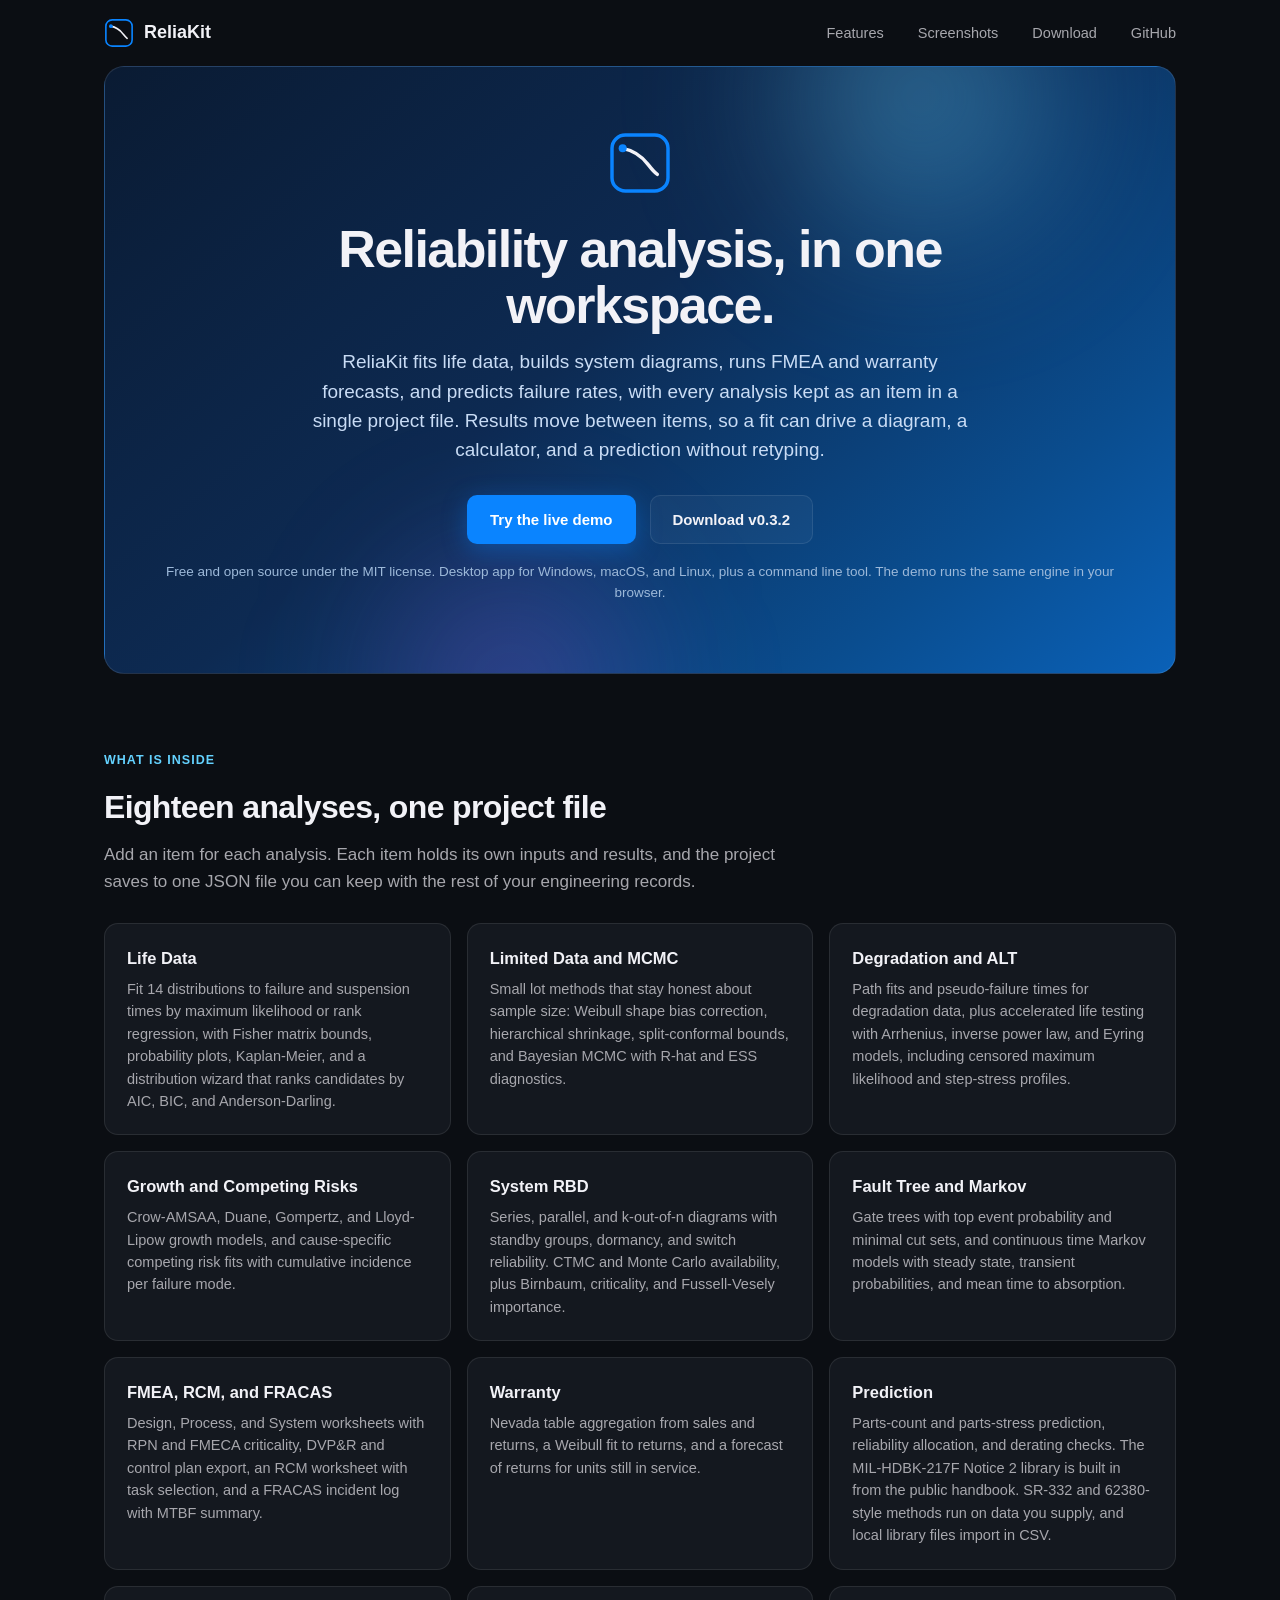
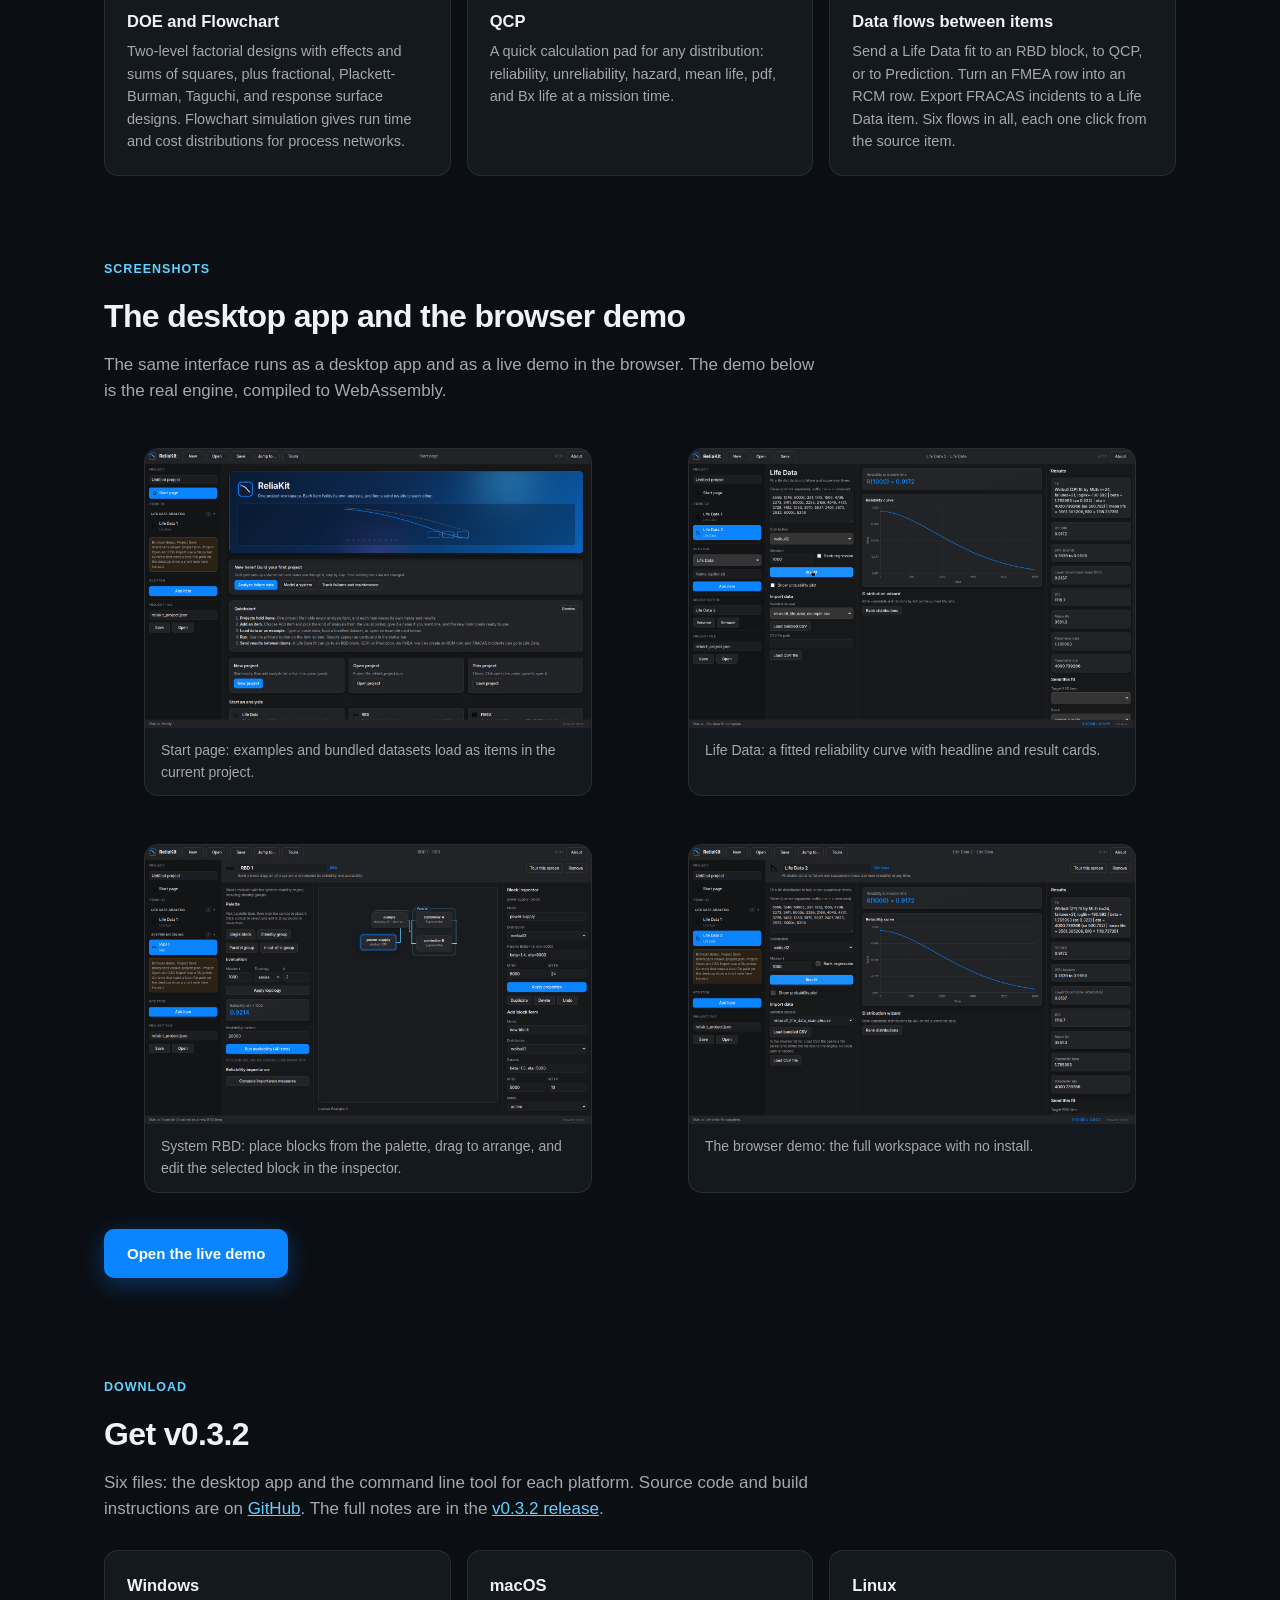
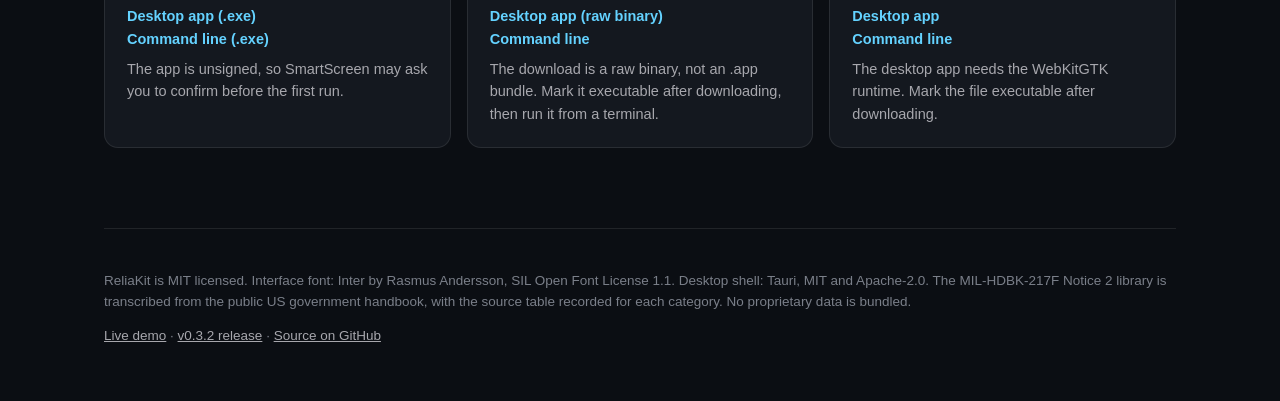
<file: site/index.html>
<!DOCTYPE html>
<html lang="en">
<head>
<meta charset="utf-8">
<meta name="viewport" content="width=device-width, initial-scale=1">
<title>ReliaKit - Reliability engineering suite</title>
<meta name="description" content="ReliaKit is a reliability engineering suite in one project workspace: life data, RBD, fault trees, FMEA, warranty, prediction, DOE, Markov, QCP, RCM, and FRACAS. Try the live demo or download v0.3.2.">
<style>
:root{--bg:#0b0e13;--panel:#14181f;--panel2:#1a1f28;--line:rgba(255,255,255,.09);--text:#f2f2f7;--muted:#a7a7ad;--faint:#7a7f89;--tint:#0a84ff;--tint2:#64d2ff;--green:#30d158;--radius:14px}
*{box-sizing:border-box}html{scroll-behavior:smooth}body{margin:0;background:var(--bg);color:var(--text);font-family:-apple-system,BlinkMacSystemFont,"Segoe UI",Roboto,"Helvetica Neue",Arial,sans-serif;line-height:1.55;-webkit-font-smoothing:antialiased}
a{color:var(--tint2)}img{max-width:100%}
.wrap{max-width:1120px;margin:0 auto;padding:0 24px}
nav{display:flex;align-items:center;gap:14px;padding:18px 0}
nav .brand{display:flex;align-items:center;gap:10px;font-weight:700;font-size:18px;color:var(--text);text-decoration:none}
nav .sp{flex:1}nav a.navlink{color:var(--muted);text-decoration:none;font-size:14.5px;margin-left:20px}nav a.navlink:hover{color:var(--text)}
.btn{display:inline-block;padding:12px 22px;border-radius:10px;font-weight:600;font-size:15px;text-decoration:none;border:1px solid transparent;transition:transform .18s ease,box-shadow .18s ease,background .18s ease}
.btn:hover{transform:translateY(-1px)}
.btn-primary{background:var(--tint);color:#fff;box-shadow:0 6px 24px rgba(10,132,255,.35)}.btn-primary:hover{background:#1b90ff}
.btn-ghost{background:rgba(255,255,255,.04);color:var(--text);border-color:var(--line)}.btn-ghost:hover{background:rgba(255,255,255,.08)}
.hero{position:relative;overflow:hidden;border-radius:20px;padding:64px 40px 56px;text-align:center;background:linear-gradient(140deg,#0a1b33 0%,#0d2a52 45%,#0a4d8f 80%,#0a84ff 135%);border:1px solid rgba(255,255,255,.10)}
.hero:before,.hero:after{content:"";position:absolute;border-radius:50%;filter:blur(70px);pointer-events:none}
.hero:before{width:380px;height:380px;background:radial-gradient(circle,rgba(100,210,255,.5),rgba(10,132,255,0) 70%);top:-160px;right:6%}
.hero:after{width:340px;height:340px;background:radial-gradient(circle,rgba(191,90,242,.32),rgba(191,90,242,0) 70%);bottom:-180px;left:22%}
.hero>*{position:relative;z-index:1}
.hero h1{font-size:52px;line-height:1.08;letter-spacing:-.03em;margin:18px auto 14px;max-width:760px}
.hero p.lede{font-size:19px;color:#c9dcf5;max-width:680px;margin:0 auto 30px}
.hero .cta{display:flex;gap:14px;justify-content:center;flex-wrap:wrap}
.hero .fine{margin-top:18px;font-size:13.5px;color:#9db9d9}
section{padding:64px 0 8px}h2{font-size:32px;letter-spacing:-.02em;margin:0 0 10px}h2+p.sub{color:var(--muted);font-size:17px;max-width:720px;margin:0 0 28px}
.grid{display:grid;grid-template-columns:repeat(3,1fr);gap:16px}
.card{background:var(--panel);border:1px solid var(--line);border-radius:var(--radius);padding:22px;transition:transform .2s ease,box-shadow .2s ease,border-color .2s ease}
.card:hover{transform:translateY(-3px);box-shadow:0 12px 32px rgba(0,0,0,.35);border-color:rgba(255,255,255,.16)}
.card h3{margin:0 0 6px;font-size:16.5px}.card p{margin:0;color:var(--muted);font-size:14.5px}
.shots{display:grid;grid-template-columns:1fr 1fr;gap:16px}
.shot{background:var(--panel);border:1px solid var(--line);border-radius:var(--radius);overflow:hidden}
.shot img{display:block;width:100%;height:auto;background:var(--panel2)}
.shot figcaption{padding:12px 16px;color:var(--muted);font-size:14px}
.dl{display:grid;grid-template-columns:repeat(3,1fr);gap:16px}
.dl .card a{font-weight:600;text-decoration:none}.dl .card a:hover{text-decoration:underline}
.kicker{font-size:12.5px;font-weight:700;letter-spacing:.08em;text-transform:uppercase;color:var(--tint2)}
footer{margin-top:72px;border-top:1px solid var(--line);padding:28px 0 40px;color:var(--faint);font-size:13.5px}
footer a{color:var(--muted)}
@media(max-width:860px){.grid,.dl{grid-template-columns:1fr}.shots{grid-template-columns:1fr}.hero{padding:44px 22px}.hero h1{font-size:36px}}
</style>
</head>
<body>
<div class="wrap">
<nav>
<a class="brand" href="./"><svg xmlns="http://www.w3.org/2000/svg" viewBox="0 0 48 48" width="30" height="30" aria-hidden="true"><rect x="3" y="3" width="42" height="42" rx="10" fill="none" stroke="#0A84FF" stroke-width="2.6"/><path d="M11 13c8 1.5 14 5.5 19 12 2.4 3.1 4.2 5.6 7 7.5" fill="none" stroke="#F2F2F7" stroke-width="2.6" stroke-linecap="round"/><circle cx="11" cy="13" r="3" fill="#0A84FF"/></svg> ReliaKit</a>
<span class="sp"></span>
<a class="navlink" href="#features">Features</a>
<a class="navlink" href="#screenshots">Screenshots</a>
<a class="navlink" href="#download">Download</a>
<a class="navlink" href="https://github.com/chickenfeetbatman/reliakit">GitHub</a>
</nav>

<header class="hero">
<svg xmlns="http://www.w3.org/2000/svg" viewBox="0 0 48 48" width="64" height="64" aria-hidden="true"><rect x="3" y="3" width="42" height="42" rx="10" fill="none" stroke="#0A84FF" stroke-width="2.6"/><path d="M11 13c8 1.5 14 5.5 19 12 2.4 3.1 4.2 5.6 7 7.5" fill="none" stroke="#F2F2F7" stroke-width="2.6" stroke-linecap="round"/><circle cx="11" cy="13" r="3" fill="#0A84FF"/></svg>
<h1>Reliability analysis, in one workspace.</h1>
<p class="lede">ReliaKit fits life data, builds system diagrams, runs FMEA and warranty forecasts, and predicts failure rates, with every analysis kept as an item in a single project file. Results move between items, so a fit can drive a diagram, a calculator, and a prediction without retyping.</p>
<div class="cta">
<a class="btn btn-primary" href="./demo/">Try the live demo</a>
<a class="btn btn-ghost" href="https://github.com/chickenfeetbatman/reliakit/releases/tag/v0.3.2">Download v0.3.2</a>
</div>
<p class="fine">Free and open source under the MIT license. Desktop app for Windows, macOS, and Linux, plus a command line tool. The demo runs the same engine in your browser.</p>
</header>

<section id="features">
<p class="kicker">What is inside</p>
<h2>Eighteen analyses, one project file</h2>
<p class="sub">Add an item for each analysis. Each item holds its own inputs and results, and the project saves to one JSON file you can keep with the rest of your engineering records.</p>
<div class="grid">
<div class="card"><h3>Life Data</h3><p>Fit 14 distributions to failure and suspension times by maximum likelihood or rank regression, with Fisher matrix bounds, probability plots, Kaplan-Meier, and a distribution wizard that ranks candidates by AIC, BIC, and Anderson-Darling.</p></div>
<div class="card"><h3>Limited Data and MCMC</h3><p>Small lot methods that stay honest about sample size: Weibull shape bias correction, hierarchical shrinkage, split-conformal bounds, and Bayesian MCMC with R-hat and ESS diagnostics.</p></div>
<div class="card"><h3>Degradation and ALT</h3><p>Path fits and pseudo-failure times for degradation data, plus accelerated life testing with Arrhenius, inverse power law, and Eyring models, including censored maximum likelihood and step-stress profiles.</p></div>
<div class="card"><h3>Growth and Competing Risks</h3><p>Crow-AMSAA, Duane, Gompertz, and Lloyd-Lipow growth models, and cause-specific competing risk fits with cumulative incidence per failure mode.</p></div>
<div class="card"><h3>System RBD</h3><p>Series, parallel, and k-out-of-n diagrams with standby groups, dormancy, and switch reliability. CTMC and Monte Carlo availability, plus Birnbaum, criticality, and Fussell-Vesely importance.</p></div>
<div class="card"><h3>Fault Tree and Markov</h3><p>Gate trees with top event probability and minimal cut sets, and continuous time Markov models with steady state, transient probabilities, and mean time to absorption.</p></div>
<div class="card"><h3>FMEA, RCM, and FRACAS</h3><p>Design, Process, and System worksheets with RPN and FMECA criticality, DVP&amp;R and control plan export, an RCM worksheet with task selection, and a FRACAS incident log with MTBF summary.</p></div>
<div class="card"><h3>Warranty</h3><p>Nevada table aggregation from sales and returns, a Weibull fit to returns, and a forecast of returns for units still in service.</p></div>
<div class="card"><h3>Prediction</h3><p>Parts-count and parts-stress prediction, reliability allocation, and derating checks. The MIL-HDBK-217F Notice 2 library is built in from the public handbook. SR-332 and 62380-style methods run on data you supply, and local library files import in CSV.</p></div>
<div class="card"><h3>DOE and Flowchart</h3><p>Two-level factorial designs with effects and sums of squares, plus fractional, Plackett-Burman, Taguchi, and response surface designs. Flowchart simulation gives run time and cost distributions for process networks.</p></div>
<div class="card"><h3>QCP</h3><p>A quick calculation pad for any distribution: reliability, unreliability, hazard, mean life, pdf, and Bx life at a mission time.</p></div>
<div class="card"><h3>Data flows between items</h3><p>Send a Life Data fit to an RBD block, to QCP, or to Prediction. Turn an FMEA row into an RCM row. Export FRACAS incidents to a Life Data item. Six flows in all, each one click from the source item.</p></div>
</div>
</section>

<section id="screenshots">
<p class="kicker">Screenshots</p>
<h2>The desktop app and the browser demo</h2>
<p class="sub">The same interface runs as a desktop app and as a live demo in the browser. The demo below is the real engine, compiled to WebAssembly.</p>
<div class="shots">
<figure class="shot"><img src="assets/shots/01-start.png" alt="ReliaKit start page with example and dataset cards"><figcaption>Start page: examples and bundled datasets load as items in the current project.</figcaption></figure>
<figure class="shot"><img src="assets/shots/03-life-fit.png" alt="Life Data screen with a fitted reliability curve and result cards"><figcaption>Life Data: a fitted reliability curve with headline and result cards.</figcaption></figure>
<figure class="shot"><img src="assets/shots/07-rbd-drag-selected.png" alt="System RBD canvas with a selected block and its inspector"><figcaption>System RBD: place blocks from the palette, drag to arrange, and edit the selected block in the inspector.</figcaption></figure>
<figure class="shot"><img src="assets/shots/12-demo.png" alt="ReliaKit running as a demo in a web browser"><figcaption>The browser demo: the full workspace with no install.</figcaption></figure>
</div>
<p style="margin-top:20px"><a class="btn btn-primary" href="./demo/">Open the live demo</a></p>
</section>

<section id="download">
<p class="kicker">Download</p>
<h2>Get v0.3.2</h2>
<p class="sub">Six files: the desktop app and the command line tool for each platform. Source code and build instructions are on <a href="https://github.com/chickenfeetbatman/reliakit">GitHub</a>. The full notes are in the <a href="https://github.com/chickenfeetbatman/reliakit/releases/tag/v0.3.2">v0.3.2 release</a>.</p>
<div class="dl">
<div class="card"><h3>Windows</h3><p><a href="https://github.com/chickenfeetbatman/reliakit/releases/download/v0.3.2/reliakit-app-windows.exe">Desktop app (.exe)</a><br><a href="https://github.com/chickenfeetbatman/reliakit/releases/download/v0.3.2/reliakit-cli-Windows.exe">Command line (.exe)</a></p><p style="margin-top:8px">The app is unsigned, so SmartScreen may ask you to confirm before the first run.</p></div>
<div class="card"><h3>macOS</h3><p><a href="https://github.com/chickenfeetbatman/reliakit/releases/download/v0.3.2/reliakit-app-macos">Desktop app (raw binary)</a><br><a href="https://github.com/chickenfeetbatman/reliakit/releases/download/v0.3.2/reliakit-cli-macOS">Command line</a></p><p style="margin-top:8px">The download is a raw binary, not an .app bundle. Mark it executable after downloading, then run it from a terminal.</p></div>
<div class="card"><h3>Linux</h3><p><a href="https://github.com/chickenfeetbatman/reliakit/releases/download/v0.3.2/reliakit-app-linux">Desktop app</a><br><a href="https://github.com/chickenfeetbatman/reliakit/releases/download/v0.3.2/reliakit-cli-Linux">Command line</a></p><p style="margin-top:8px">The desktop app needs the WebKitGTK runtime. Mark the file executable after downloading.</p></div>
</div>
</section>

<footer>
<p>ReliaKit is MIT licensed. Interface font: Inter by Rasmus Andersson, SIL Open Font License 1.1. Desktop shell: Tauri, MIT and Apache-2.0. The MIL-HDBK-217F Notice 2 library is transcribed from the public US government handbook, with the source table recorded for each category. No proprietary data is bundled.</p>
<p><a href="./demo/">Live demo</a> · <a href="https://github.com/chickenfeetbatman/reliakit/releases/tag/v0.3.2">v0.3.2 release</a> · <a href="https://github.com/chickenfeetbatman/reliakit">Source on GitHub</a></p>
</footer>
</div>
</body>
</html>
</file>
